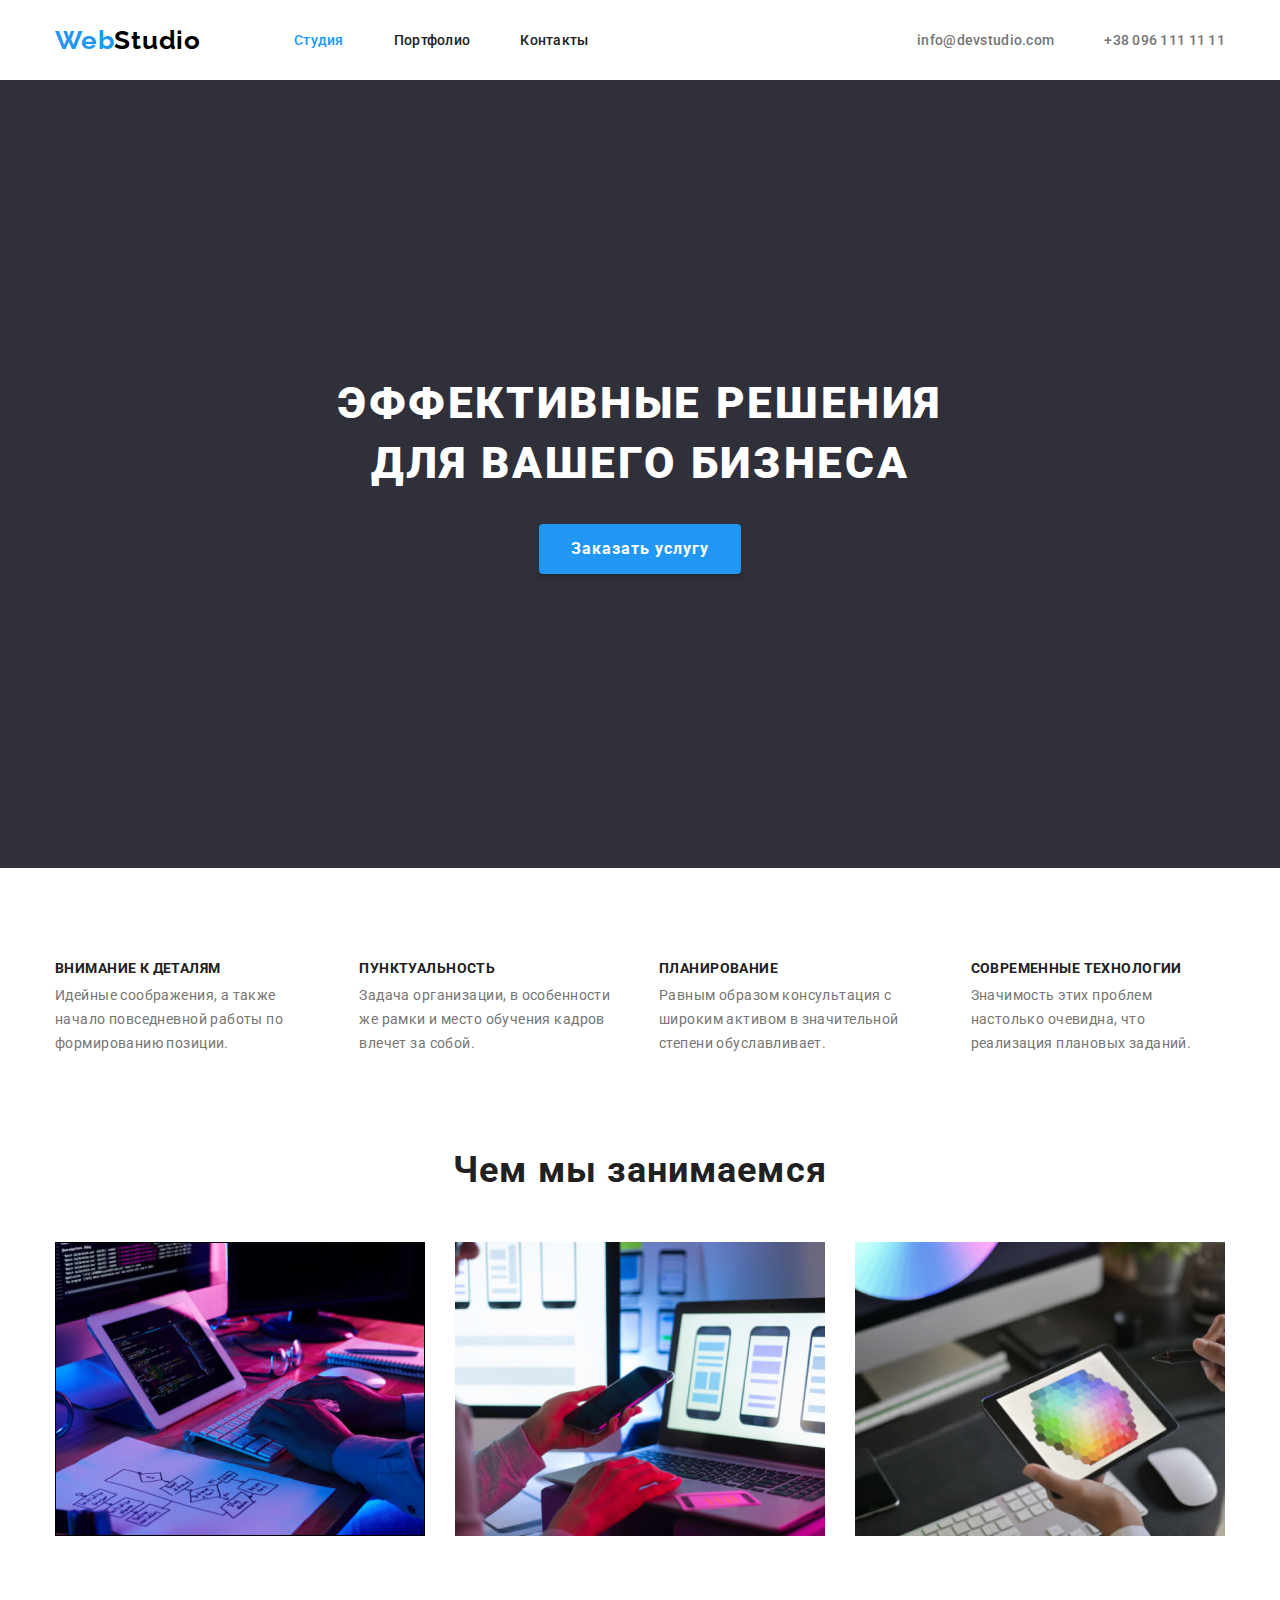
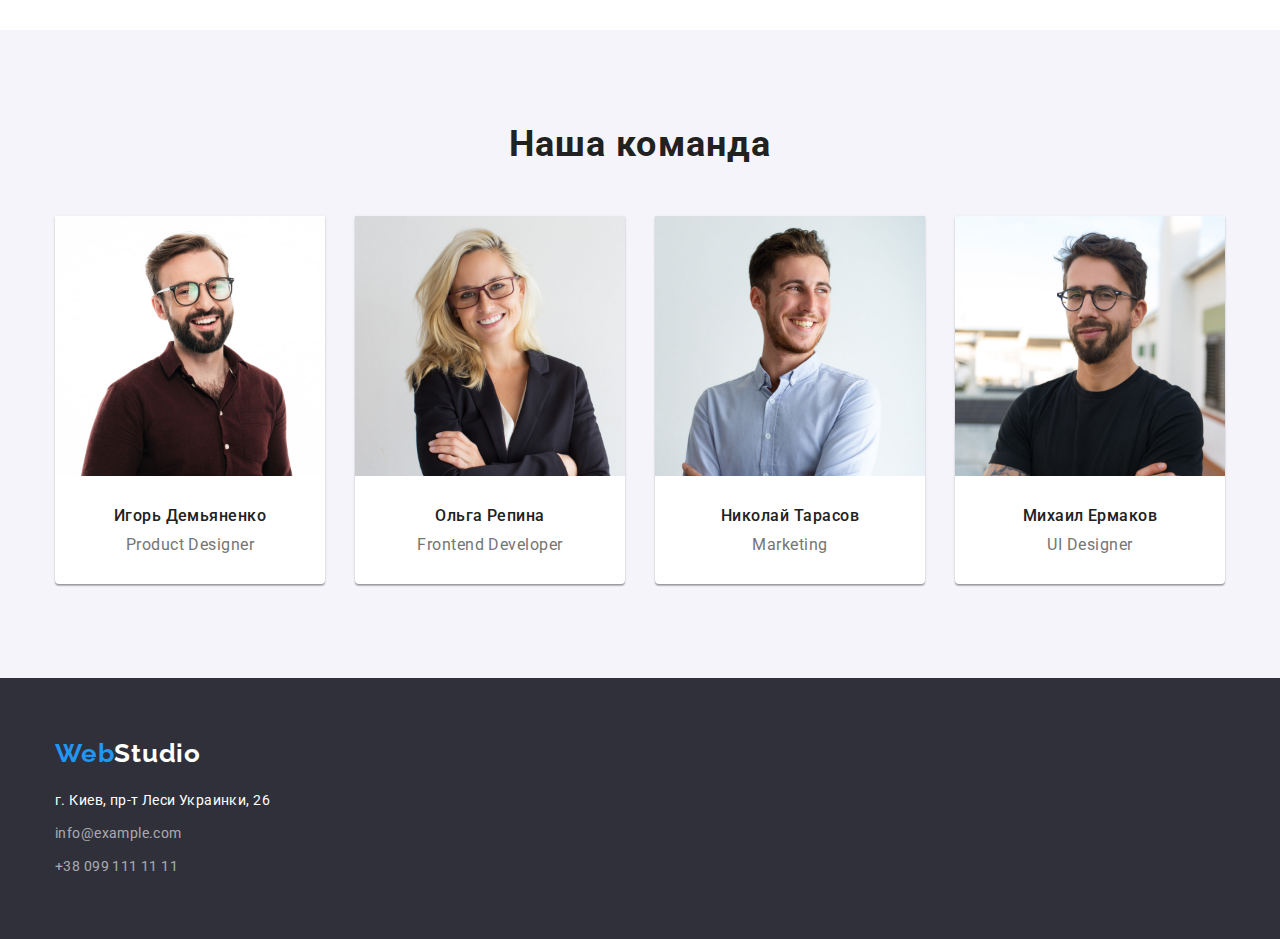
<file: index.html>
<!DOCTYPE html>
<html lang="ru">
<head>
    <meta charset="UTF-8">
    <meta http-equiv="X-UA-Compatible" content="IE=edge">
    <meta name="viewport" content="width=device-width, initial-scale=1.0">
    <title>Document</title>
    <link rel="preconnect" href="https://fonts.gstatic.com">
    <link href="https://fonts.googleapis.com/css2?family=Raleway:wght@700&family=Roboto:wght@400;500;700;900&display=swap"
        rel="stylesheet">
    <link rel="stylesheet" href="https://cdnjs.cloudflare.com/ajax/libs/modern-normalize/1.0.0/modern-normalize.min.css">
    <link rel="stylesheet" href="./css/style.css">

</head>

<!-- Body section -->
<body>
    <!-- Header section -->
   <header>
       <div class="container nav-container">
           <!-- Navigation section -->
        <nav class="nav"> 
            <!-- Logo -->
            <a class="logo" href="/"><span class="web-logo">Web</span><span class="studio-logo">Studio</span></a>
       
            <ul class="nav-list">
                <li class="item"><a class="studio" href="">Студия</a></li>
                <li class="item"><a class="nav-link" href="./portfolio.html">Портфолио</a></li>
                <li class="item"><a class="nav-link" href="">Контакты</a></li>
            </ul>
        </nav>
            <ul class="nav-contact">
                <li class="item"><a class="nav-contact-link" href="mailto:info@devstudio.com">info@devstudio.com</a></li>
                <li class="item"><a class="nav-contact-link" href="tel:+380961111111">+38 096 111 11 11</a></li>
            </ul>
        </div>
   </header>
    
   <main>
       <!-- Main section -->

        <section class="section section-title">
            <div class="container-title container">
                <h1 class="title">Эффективные решения для вашего бизнеса</h1>
                <button type="button" class="button-service">Заказать услугу</button>
           </div> 
        </section>
        

        <section class="section">
            <div class="container">
                <!-- Our advantage section -->
                <h2 class="caption hidden"> Наши преимущества</h2>
                <ul class="list-advantage">
                    <li class="item">
                        <h3 class="caption-advantage">Внимание к деталям</h3>
                        <p class="text-advantage">Идейные соображения, а также начало повседневной работы по формированию позиции.</p>
                    </li>
                    <li class="item">
                        <h3 class="caption-advantage">Пунктуальность</h3>
                        <p class="text-advantage">Задача организации, в особенности же рамки и место обучения кадров влечет за собой.</p>
                    </li>
                    <li class="item">
                        <h3 class="caption-advantage">Планирование</h3>
                        <p class="text-advantage">Равным образом консультация с широким активом в значительной степени обуславливает.</p>
                    </li>
                    <li class="item">
                        <h3 class="caption-advantage">Современные технологии</h3>
                        <p class="text-advantage">Значимость этих проблем настолько очевидна, что реализация плановых заданий.</p>
                    </li>
                </ul>
            </div>
        </section>

        <section class="section what-we-doing-section">
            <!-- What are we doing section -->
            <div class="container">
                <h2 class="caption">Чем мы занимаемся</h2>
                <ul class="list-images">
                    <li class="images"><img src="./images/box1.jpg" alt="На деревянном столе стоят компьютер и планшет.На их экране изображены написанные коды. Рядом с планшетом лежит клавиатура. Человек печатает на клавиатуре, создавая эти коды " width="370"></li>
                    <li class="images"><img src="./images/box2.jpg" alt="Человек создает дизайн программы для мобильных устройств. Одна его рука лежит на клавиатуре, в другой руке он держит мобильный телефон" width="370"></li>
                    <li class="images"><img src="./images/box3.jpg" alt="Человек держит в одной руке планшет, в другой стилус . На планшете изображена цветовая палитра" width="370"></li>
                </ul>
            </div>
        </section>

        <section class="section section-team">
            <!-- Our team section -->
            <div class="container">
                <h2 class="caption">Наша команда</h2>
                <ul class="list-images">
                    <li  class="item">
                        <img src="./images/img-5.jpg" alt="Игорь Демьяненко" width="270">
                        <h3 class="name">Игорь Демьяненко</h3>
                        <p class="duties">Product Designer</p>
                    </li>
                    <li class="item">
                        <img src="./images/img-2-2.jpg" alt="Ольга Репина" width="270">
                        <h3 class="name">Ольга Репина</h3>
                        <p class="duties">Frontend Developer</p>
                    </li>
                    <li class="item">
                        <img src="./images/img-3-2.jpg" alt="Николай Тарасов" width="270">
                        <h3 class="name">Николай Тарасов</h3>
                        <p class="duties">Marketing</p>
                    </li>
                    <li class="item">
                        <img src="./images/img-4-2.jpg" alt="Михаил Ермаков" width="270">
                        <h3 class="name">Михаил Ермаков</h3>
                        <p class="duties">UI Designer</p>
                    </li>
                </ul>
            </div>
        </section>

   </main>


<!-- Footer section -->
<footer class="footer">
    <section class=" section-footer">
        <div class="container-footer container">
            <a class="logo" href=""><span class="web-logo">Web</span><span class="studio-logo">Studio</span></a>
            <!-- Address section -->
                <address>
                    <ul class="address">
                        <li>
                            <p class="address-contact">г. Киев, пр-т Леси Украинки, 26</p>
                        </li>
                        <li>
                            <a class="address-contact address-contact-color" href="mailto:info@example.com">info@example.com</a>
                        </li>
                        <li>
                            <a class="address-contact address-contact-color" href="tel:+380991111111">+38 099 111 11 11</a>
                        </li>
                    </ul>
                </address>
            
        </div>
    </section>
</footer>
    
</html>
</file>
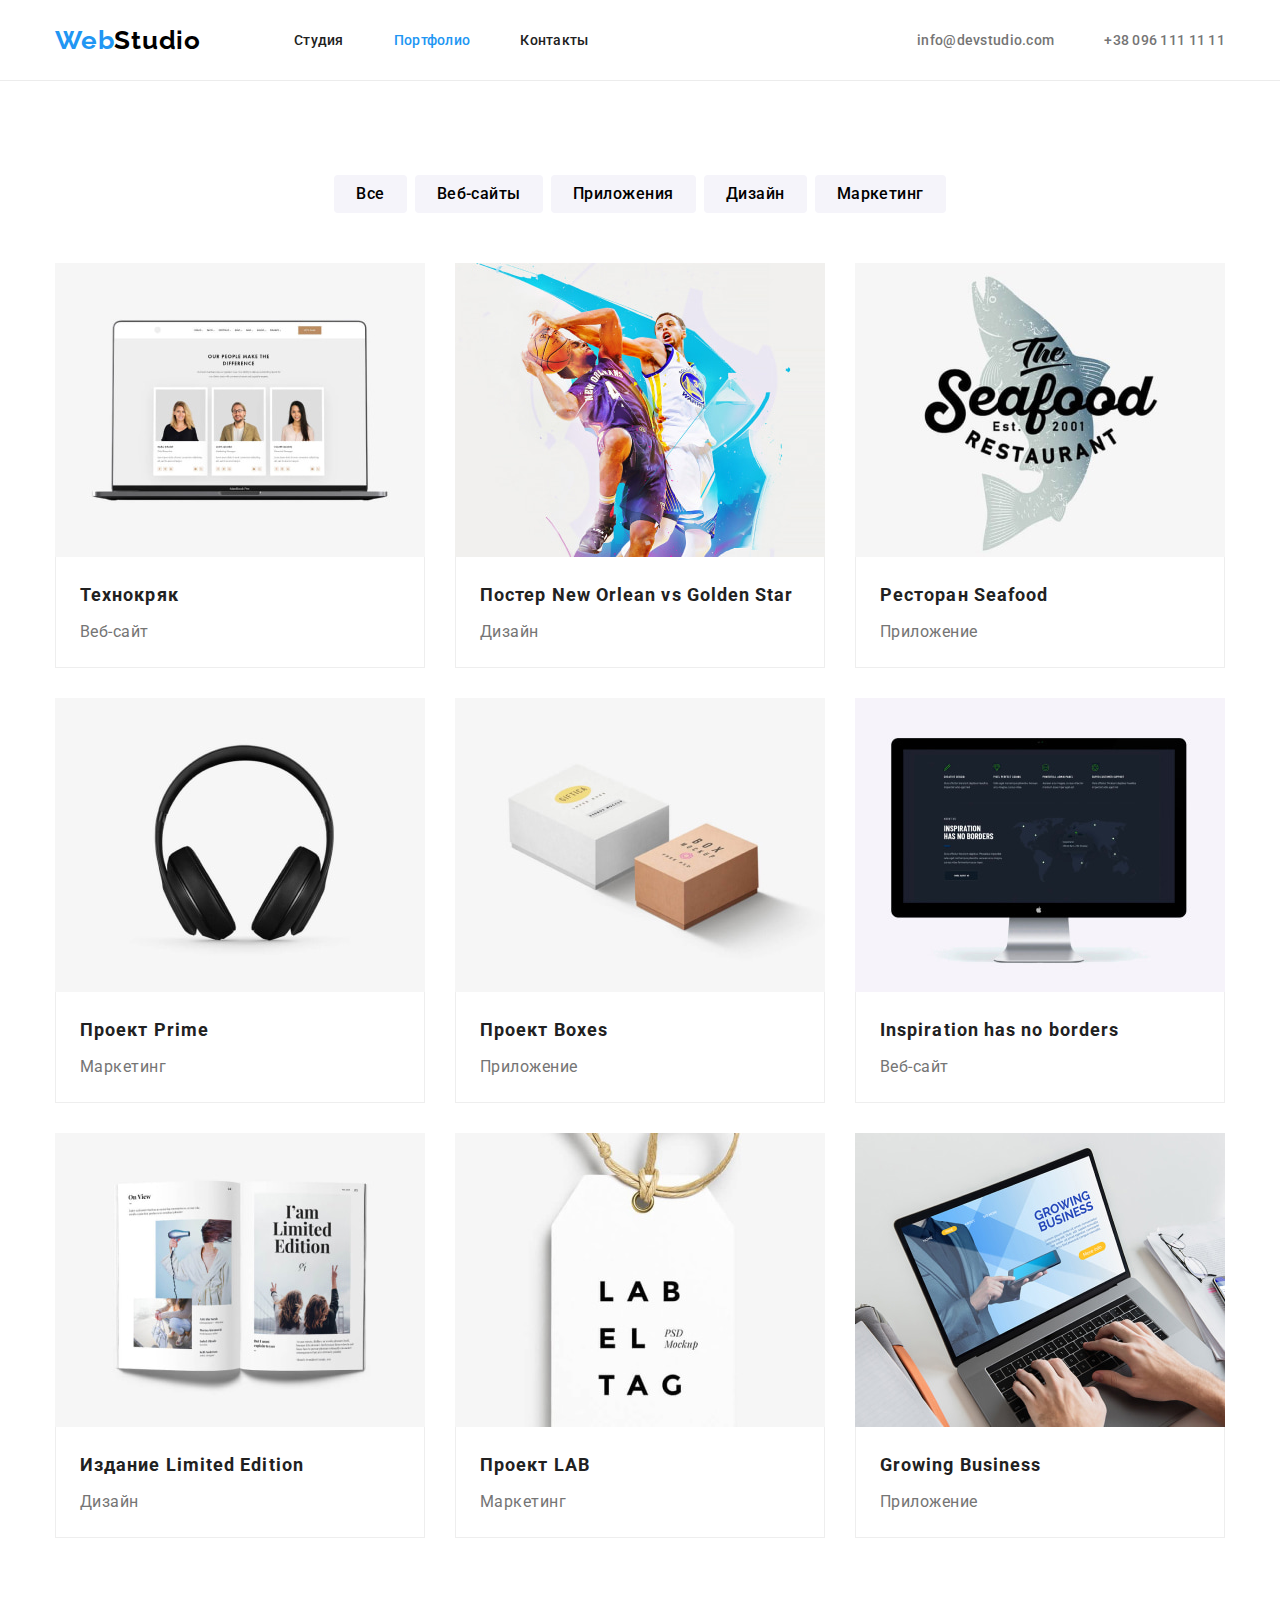
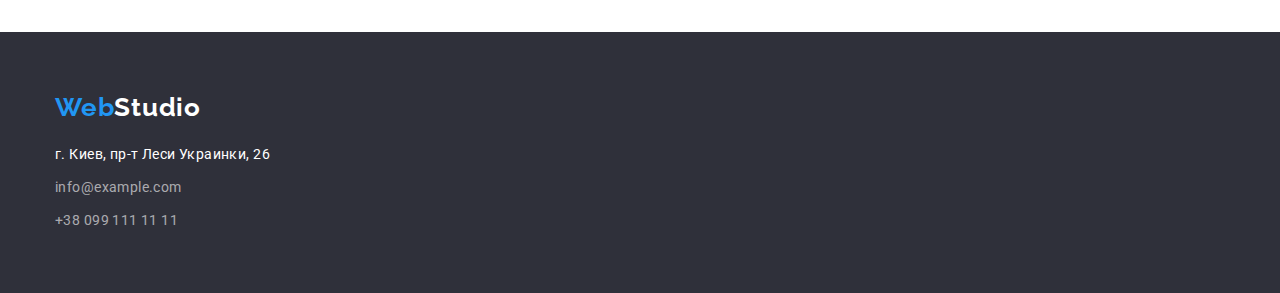
<file: portfolio.html>
<!DOCTYPE html>
<html lang="en">
<head>
    <meta charset="UTF-8">
    <meta http-equiv="X-UA-Compatible" content="IE=edge">
    <meta name="viewport" content="width=device-width, initial-scale=1.0">
    <title>Document</title>
    <link rel="preconnect" href="https://fonts.gstatic.com">
    <link href="https://fonts.googleapis.com/css2?family=Raleway:wght@700&family=Roboto:wght@400;500;700;900&display=swap"
        rel="stylesheet">
    <link rel="stylesheet" href="https://cdnjs.cloudflare.com/ajax/libs/modern-normalize/1.0.0/modern-normalize.min.css">
    <link rel="stylesheet" href="./css/style.css">
</head>
<body>
    <header class="section-header">
        <div class="container nav-container">
            <nav class="nav">
                <a class="logo" href="/"><span class="web-logo">Web</span><span class="studio-logo">Studio</span></a>
        
                <ul class="nav-list">
                    <li class="item"><a class="nav-link" href="./index.html">Студия</a></li>
                    <li class="item"><a class="portfolio" href="./portfolio.html">Портфолио</a></li>
                    <li class="item"><a class="nav-link" href="">Контакты</a></li>
                </ul>
            </nav>
            <ul class="nav-contact">
                <li class="item"><a class="nav-contact-link" href="mailto:info@devstudio.com">info@devstudio.com</a></li>
                <li class="item"><a class="nav-contact-link" href="tel:+380961111111">+38 096 111 11 11</a></li>
            </ul>
        </div>
    </header>
    <main>
        <section class="section">
            <div class="container">
                <h1 class="hidden">Портфолио</h1>
                <ul class="list-button">
                    <li class="item">
                        <button type="button" class="button-item ">Все</button>
                    </li>
                    <li class="item">
                        <button type="button" class="button-item">Веб-сайты</button>
                    </li>
                    <li class="item">
                        <button type="button" class="button-item">Приложения</button>
                    </li>
                    <li class="item">
                        <button type="button" class="button-item">Дизайн</button>
                    </li>
                    <li class="item">
                        <button type="button" class="button-item">Маркетинг</button>
                    </li>
                </ul>
            
                <ul class="portfolio-list">
                    <li class="item">
                        <img src="./images/img-11.jpg" alt="Macbook Pro. На экране ноутбука страница сайта" width="370">
                        <h2 class="portfolio-item-caption">Технокряк</h2>
                        <p class="portfolio-item-text">Веб-сайт</p>

                    </li>
                    <li class="item">
                        <img src="./images/img-12.jpg" alt="Двое мужчин, играющие в баскетбол" width="370">
                        <h2  class="portfolio-item-caption">Постер New Orlean vs Golden Star</h2>
                        <p class="portfolio-item-text">Дизайн</p>

                    </li>
                    <li class="item">
                        <img src="./images/img-13.jpg" alt="Логотип ресторана The Seafood restaurant" width="370">
                        <h2 class="portfolio-item-caption">Ресторан Seafood</h2>
                        <p class="portfolio-item-text">Приложение</p>

                    </li>
                    <li class="item">
                        <img src="./images/img-14.jpg" alt="Чёрные наушники" width="370">
                        <h2 class="portfolio-item-caption">Проект Prime</h2>
                        <p class="portfolio-item-text">Маркетинг</p>

                    </li>
                    <li class="item">
                        <img src="./images/img-15.jpg" alt="Две крафтовые картонные коробки. Одна серая, вторая коричневая" width="370">
                        <h2 class="portfolio-item-caption">Проект Boxes</h2>
                        <p class="portfolio-item-text">Приложение</p>

                    </li>
                    <li class="item">
                        <img src="./images/img-16.jpg" alt="Экран Apple. Нём изображен сайт в чёрно-белых тонах с заглавием Inspiration has no borders " width="370">
                        <h2 class="portfolio-item-caption">Inspiration has no borders</h2>
                        <p class="portfolio-item-text">Веб-сайт</p>

                    </li>
                    <li class="item">
                        <img src="./images/img-18.jpg" alt="Открытый журнал" width="370">
                        <h2 class="portfolio-item-caption">Издание Limited Edition</h2>
                        <p class="portfolio-item-text">Дизайн</p>

                    </li>
                    <li class="item">
                        <img src="./images/img-19.jpg" alt="Бирка с надписью LAB EL TAG" width="370">
                        <h2 class="portfolio-item-caption">Проект LAB</h2>
                        <p class="portfolio-item-text">Маркетинг</p>

                    </li>
                    <li class="item">
                        <img src="./images/img-20.jpg" alt="На белой поверхности стола стоит ноутбук. На экране ноутбука изображена страница сайта с надписью Growing Business" width="370">
                        <h2 class="portfolio-item-caption">Growing Business</h2>
                        <p class="portfolio-item-text">Приложение</p>

                    </li>
                </ul>
            </div>
        </section>
    </main>
    <footer class="footer">
        <section class=" section-footer">
            <div class="container-footer container">
                <a class="logo" href=""><span class="web-logo">Web</span><span class="studio-logo">Studio</span></a>
                        <address>
                            <ul class="address">
                                <li>
                                    <p class="address-contact">г. Киев, пр-т Леси Украинки, 26</p>
                                </li>
                                <li>
                                    <a class="address-contact address-contact-color" href="mailto:info@example.com">info@example.com</a>
                                </li>
                                <li>
                                    <a class="address-contact address-contact-color" href="tel:+380991111111">+38 099 111 11 11</a>
                                </li>
                            </ul>
                        </address>
            </div>
        </section>
    </footer>
    
</body>
</html>
</file>
<file: css/style.css>
:root {
  --blue: #2196f3;
  --black: #000000;
  --grey: #757575;
  --white: #ffffff;
  --lavender: #f5f4fa;
  --black-rock: #2f303a;
}

body {
  font-family: "Roboto", "Raleway", sans-serif;
  font-style: normal;
  color: #212121;
}
/* General */
.container {
  margin-left: auto;
  margin-right: auto;
  width: 1200px;
  padding-left: 15px;
  padding-right: 15px;
}
.section {
  padding-top: 94px;
  padding-bottom: 94px;
}

h1,
h2,
h3,
p {
  margin-top: 0px;
  margin-bottom: 0px;
}
/* Navigation section */
.nav-container {
  display: flex;
  align-items: center;
}
.section-header {
  border-bottom: 1px solid #ececec;
}

/* Logo */
.logo {
  display: block;
  margin-right: 93px;
  font-family: Raleway;
  font-weight: 700;
  font-size: 26px;
  line-height: 1.192;
  letter-spacing: 0.03em;
  text-decoration: none;
}
.web-logo {
  color: var(--blue);
}
.studio-logo {
  color: var(--black);
}

/* Navigation */
.nav {
  display: flex;
  align-items: center;
}
.nav-list,
.nav-contact {
  list-style-type: none;
  margin: 0px;
  padding: 0px;
  display: flex;
}

.nav-contact-link,
.nav-link,
.studio,
.portfolio {
  display: block;
  padding-top: 32px;
  padding-bottom: 32px;
  font-weight: 500;
  font-size: 14px;
  line-height: 1.142;
  letter-spacing: 0.02em;
  text-decoration: none;

  color: var(--grey);
}
.nav .nav-link {
  color: #212121;
}
.nav-contact-link:hover,
.nav-contact-link:focus,
.nav-link:hover,
.nav-link:focus,
.address-contact-color:hover,
.address-contact-color:focus {
  color: var(--blue);
}
.nav .studio,
.nav .portfolio {
  color: var(--blue);
}
.nav-list .item + .item {
  margin-left: 50px;
}
.nav-contact .item + .item {
  margin-left: 50px;
}
.nav-contact {
  margin-left: auto;
}
/* Main section */

.title {
  margin-top: 200px;
  margin-bottom: 30px;
  margin-left: auto;
  margin-right: auto;
  width: 696px;
  font-weight: 900;
  font-size: 44px;
  line-height: 1.363;
  text-align: center;
  letter-spacing: 0.06em;
  text-transform: uppercase;
  color: var(--white);
}
.section-title {
  background: var(--black-rock);
}

.button-service {
  cursor: pointer;

  display: flex;
  margin-left: auto;
  margin-right: auto;
  margin-bottom: 200px;

  background: var(--blue);
  box-shadow: 0px 4px 4px rgba(0, 0, 0, 0.15);
  border-radius: 4px;
  border: none;
  font-weight: 700;
  font-size: 16px;
  line-height: 1.875;
  padding: 10px 32px 10px 32px;

  text-align: center;
  letter-spacing: 0.06em;

  color: var(--white);
}
.button-service:hover,
.button-service:focus {
  background-color: #188ce8;
  color: #ffffff;
}

/* Our advantage section */
.caption {
  margin-bottom: 50px;
  text-align: center;

  font-weight: 700;
  font-size: 36px;
  line-height: 1.166;

  letter-spacing: 0.03em;
}

.list-advantage {
  display: flex;

  list-style-type: none;
  margin: 0px;
  padding: 0px;
}
.list-advantage .item + .item {
  margin-left: 30px;
}

.caption-advantage {
  margin-bottom: 10px;

  font-weight: 700;
  font-size: 14px;
  line-height: 0.875;
  letter-spacing: 0.03em;
  text-transform: uppercase;
}
.text-advantage {
  font-size: 14px;
  line-height: 1.714;
  letter-spacing: 0.03em;

  color: var(--grey);
}
/* What are we doing section */
.list-images {
  display: flex;

  list-style-type: none;
  margin: 0;
  padding: 0;
}
.list-images .images + .images {
  margin-left: 30px;
}
/* Our team */
.section-team {
  background-color: #f5f4fa;
}
.name {
  margin-top: 30px;
  margin-bottom: 10px;
  text-align: center;

  font-weight: 500;
  font-size: 16px;
  line-height: 1.187;
  letter-spacing: 0.03em;
}
.item .duties {
  padding-bottom: 30px;

  text-align: center;
  font-weight: 400;
  font-size: 16px;
  line-height: 1.187;
  letter-spacing: 0.03em;
  margin: 0;

  color: var(--grey);
}
.list-images .item + .item {
  margin-left: 30px;
}
.list-images .item {
  background-color: #ffffff;
  box-shadow: 0px 1px 3px rgba(0, 0, 0, 0.12), 0px 1px 1px rgba(0, 0, 0, 0.14),
    0px 2px 1px rgba(0, 0, 0, 0.2);
  border-radius: 0px 0px 4px 4px;
}
.what-we-doing-section {
  padding-top: 0px;
}
/* Footer */
.footer .studio-logo {
  color: var(--white);
}
.section-footer {
  background: var(--black-rock);
}

.container-footer {
  padding-bottom: 60px;
  padding-top: 60px;
}
.container-footer .logo {
  margin-bottom: 20px;
}
.address {
  list-style-type: none;
  font-style: normal;
  margin: 0px;
  padding: 0px;
}
.address-contact {
  text-decoration: none;
  font-weight: 400;
  font-size: 14px;
  line-height: 1.714;

  letter-spacing: 0.03em;

  color: var(--white);
}
.address :not(:last-child) {
  margin-bottom: 9px;
}
.address-contact-color {
  color: rgba(255, 255, 255, 0.6);
}

/* Section portfolio */

/* Button */
.list-button .item + .item {
  margin-left: 8px;
}
.list-button {
  display: flex;
  margin-bottom: 50px;
  justify-content: center;
  margin-top: 0;
  list-style-type: none;

  padding: 0;
}

.button-item {
  padding: 6px 22px;
  background: var(--lavender);
  border-radius: 4px;
  border: none;
  font-weight: 500;
  font-size: 16px;
  line-height: 1.625;

  text-align: center;
  letter-spacing: 0.03em;
}

.button-item:hover,
.button-item:focus {
  background: var(--blue);
  box-shadow: 0px 3px 1px rgba(0, 0, 0, 0.1), 0px 1px 2px rgba(0, 0, 0, 0.08),
    0px 2px 2px rgba(0, 0, 0, 0.12);
  color: var(--white);
}

/* Card */
img {
  display: block;
}
.portfolio-list {
  display: flex;
  flex-wrap: wrap;

  list-style-type: none;
  padding: 0;
  margin: 0;
}
.portfolio-list .item {
  margin-right: 30px;
  margin-bottom: 30px;
  border-bottom: 1px solid #eeeeee;
}
.portfolio-list .item:nth-child(3n) {
  margin-right: 0;
}

.portfolio-list .item:nth-last-child(-n + 3) {
  margin-bottom: 0;
}
.portfolio-item-caption {
  padding-top: 20px;
  padding-left: 24px;
  padding-right: 24px;
  border-right: 1px solid #eeeeee;
  border-left: 1px solid #eeeeee;

  font-weight: 700px;
  font-size: 18px;
  line-height: 2;
  letter-spacing: 0.06em;
}
.portfolio-item-text {
  padding-top: 4px;
  padding-left: 24px;
  padding-right: 24px;
  padding-bottom: 20px;
  border-right: 1px solid #eeeeee;
  border-left: 1px solid #eeeeee;

  font-weight: 400;
  font-size: 16px;
  line-height: 1.875;
  /* identical to box height, or 187% */
  letter-spacing: 0.03em;

  color: var(--grey);
}
.hidden {
  display: none;
}
</file>
